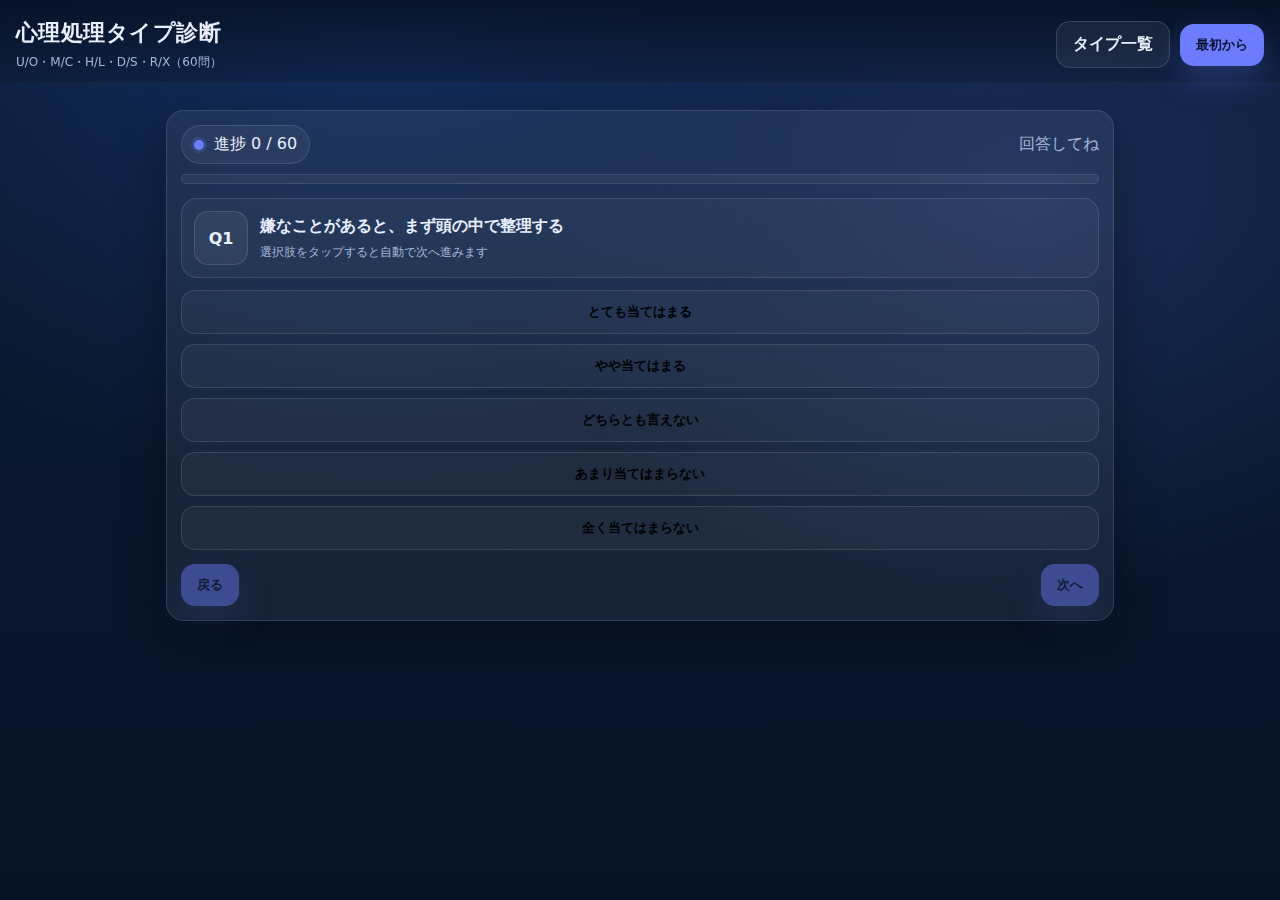
<file: index.html>
<!DOCTYPE html>
<html lang="ja">
<head>
<meta charset="UTF-8" />
<meta name="viewport" content="width=device-width, initial-scale=1.0" />
<title>心理処理タイプ診断</title>

<link rel="stylesheet" href="./css/style.css" />
</head>

<body>
<header class="topbar">
  <div class="topbar__left">
    <h1 class="title">心理処理タイプ診断</h1>
    <p class="subtitle">U/O・M/C・H/L・D/S・R/X（60問）</p>
  </div>

  <div class="topbar__right">
    <a class="btn btn--ghost" href="./pages/characters.html">タイプ一覧</a>
    <button class="btn btn--ghost" id="btnRestart" type="button">最初から</button>
  </div>
</header>

<main class="wrap">

  <div class="card">
    <div class="row row--between row--center">
      <div class="pill">
        <span class="dot"></span>
        <span id="progressText">進捗 0 / 60</span>
      </div>
      <span class="muted" id="statusText">準備中...</span>
    </div>
    <div class="progress"><div class="progress__bar" id="progressBar"></div></div>

    <div class="qbox">
      <div class="qnum" id="qNumber">Q1</div>
      <div>
        <div class="qtitle" id="qText">読み込み中...</div>
        <div class="qhint">選択肢をタップすると自動で次へ進みます</div>
      </div>
    </div>

    <div class="choices" id="choices"></div>

    <div class="actions">
      <button class="btn btn--ghost" id="btnPrev" type="button">戻る</button>
      <button class="btn" id="btnNext" type="button" disabled>次へ</button>
    </div>
  </div>

  <div class="card hidden" id="resultCard">
    <div class="resultHeader">
      <div>
        <div class="resultTitle">あなたのタイプ</div>
        <div class="resultType" id="resultType">----</div>
      </div>
      <div class="resultBadge" id="resultBadge">判定完了</div>
    </div>

    <p class="resultDesc" id="resultDesc">
      タイプの詳細ページで、特徴・強み・注意点・おすすめ行動が見れます。
    </p>

    <div class="actions">
      <a class="btn" id="btnDetail" href="./pages/type.html?t=UMHDR">キャラ詳細（説明）</a>
      <a class="btn btn--ghost" href="./pages/characters.html">タイプ一覧へ</a>
    </div>
  </div>

</main>

<script type="module" src="./js/app.js"></script>
</body>
</html>
</file>
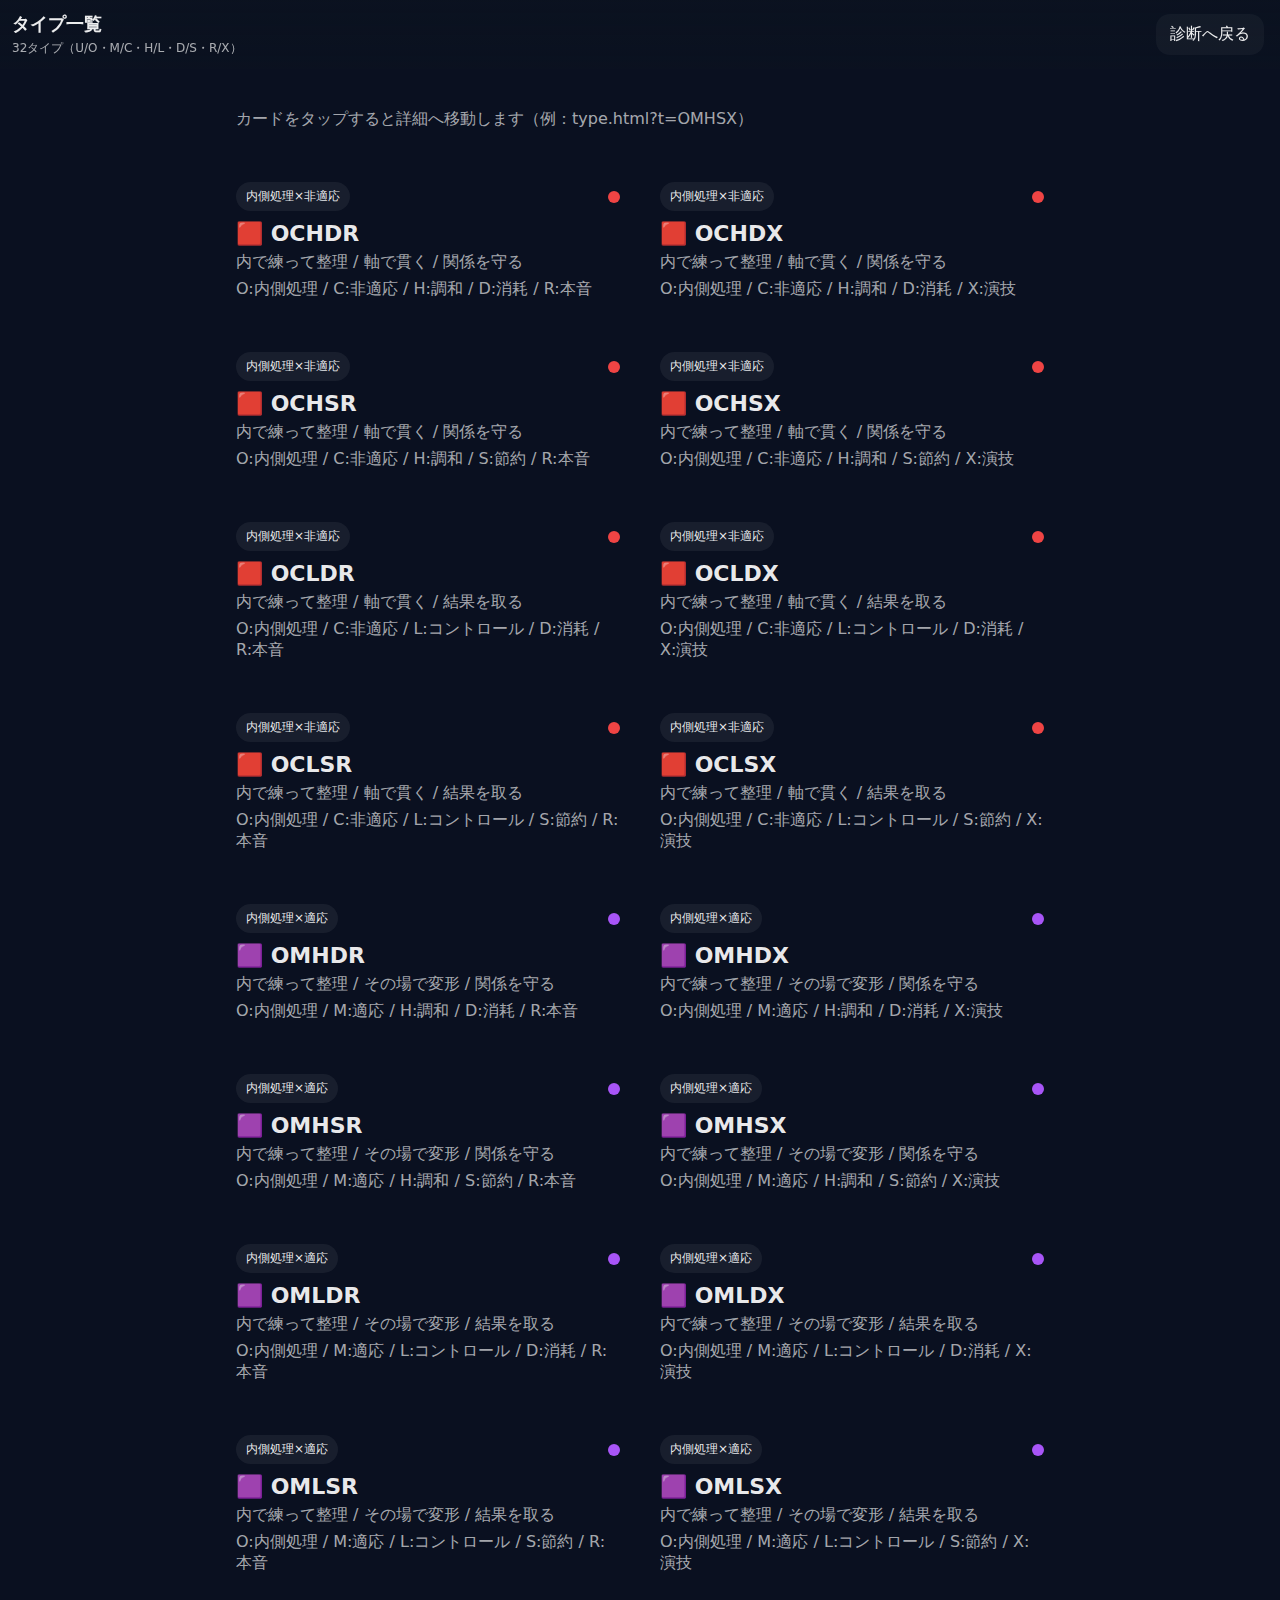
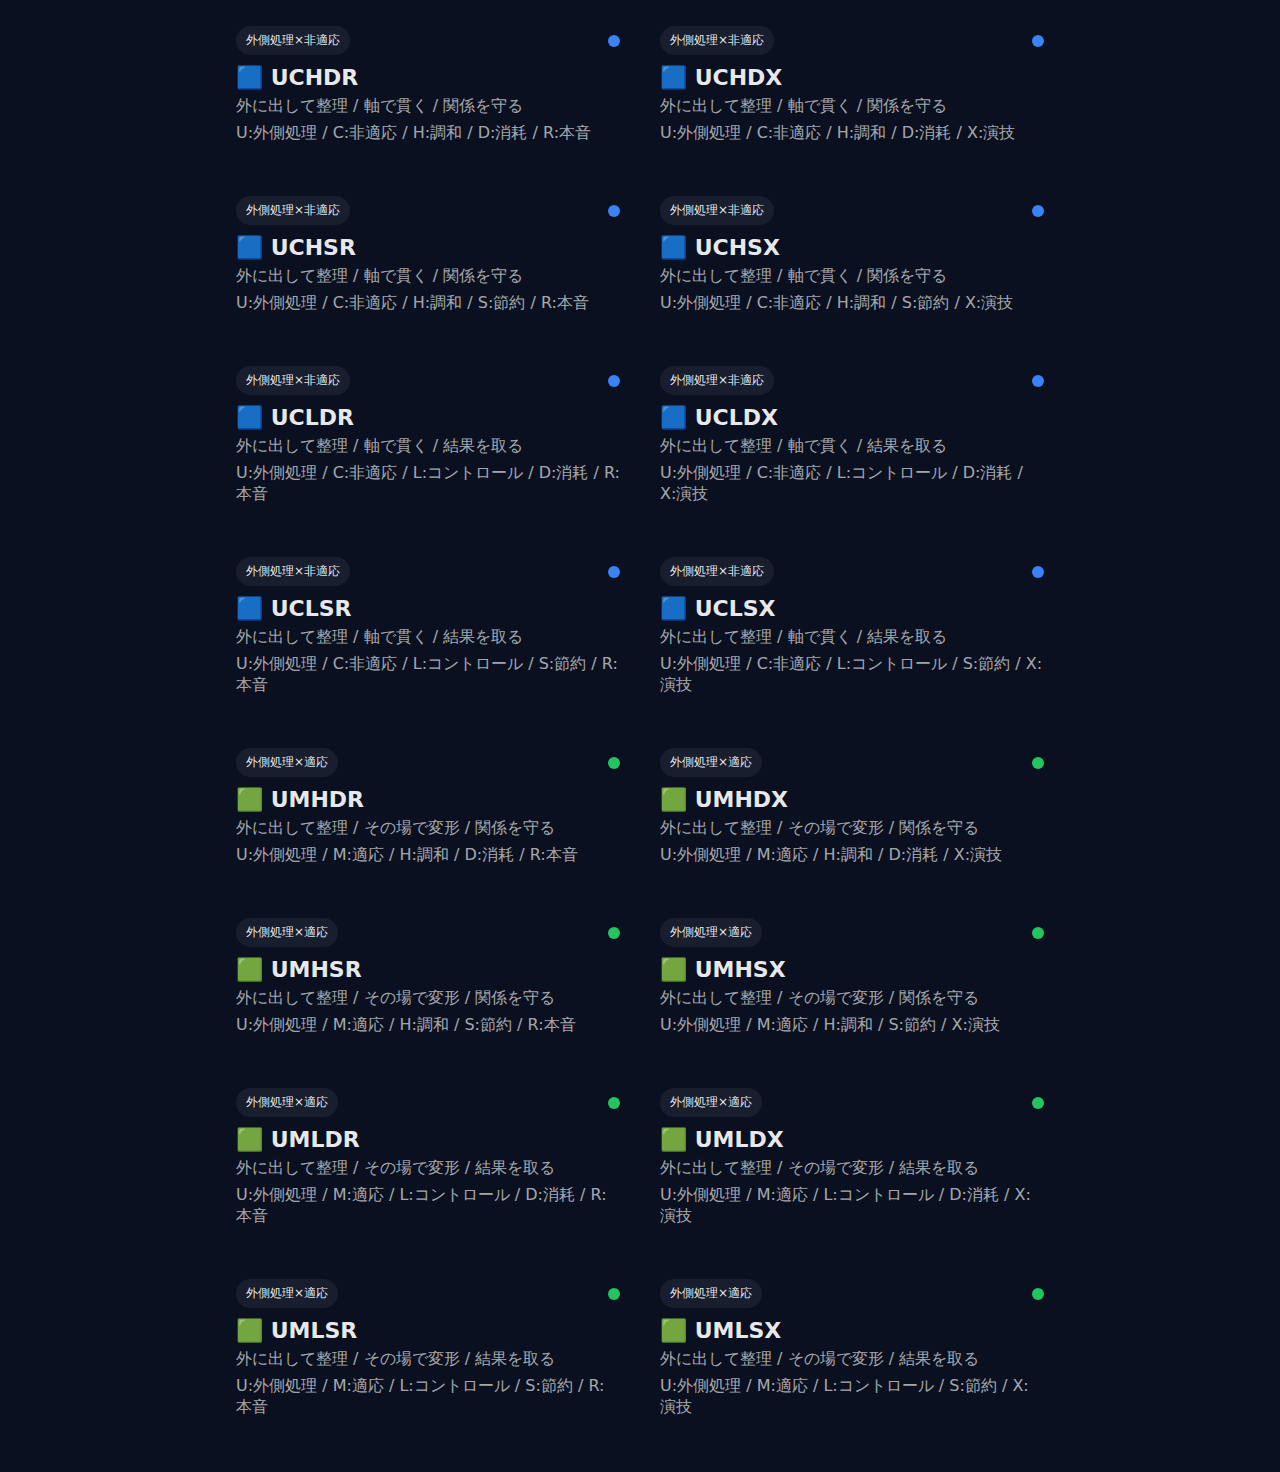
<file: pages/characters.html>
<!doctype html>
<html lang="ja">
<head>
  <meta charset="utf-8" />
  <meta name="viewport" content="width=device-width,initial-scale=1" />
  <title>タイプ一覧</title>

  <link rel="stylesheet" href="../css/reset.css">
  <link rel="stylesheet" href="../css/tokens.css">
  <link rel="stylesheet" href="../css/base.css">
  <link rel="stylesheet" href="../css/components.css">
  <link rel="stylesheet" href="../css/index.css">
</head>

<body>
  <header class="topbar">
    <div class="topbar__left">
      <div class="title">タイプ一覧</div>
      <div class="subtitle">32タイプ（U/O・M/C・H/L・D/S・R/X）</div>
    </div>
    <div class="topbar__right topbar__right--safe">
      <a class="btn btn--ghost" href="../index.html">診断へ戻る</a>
    </div>
  </header>

  <main class="wrap">
    <div class="card">
      <div class="muted">
        カードをタップすると詳細へ移動します（例：type.html?t=OMHSX）
      </div>
    </div>

    <div class="grid" id="grid"></div>
  </main>

<script type="module">
import { allTypes, getTypeInfo } from "../js/characters.js";

const grid = document.getElementById("grid");

/* ===============================
   🔥 グループ別 絵文字＋カラー
   =============================== */
function groupMeta(code) {
  const first = code[0]; // U / O
  const second = code[1]; // M / C

  if (first === "U" && second === "M")
    return { icon: "🟩", color: "#22c55e" };

  if (first === "U" && second === "C")
    return { icon: "🟦", color: "#3b82f6" };

  if (first === "O" && second === "M")
    return { icon: "🟪", color: "#a855f7" };

  if (first === "O" && second === "C")
    return { icon: "🟥", color: "#ef4444" };

  return { icon: "⬜", color: "#888" };
}

function card(typeCode) {
  const info = getTypeInfo(typeCode);
  const meta = groupMeta(typeCode);

  const a = document.createElement("a");
  a.href = `./type.html?t=${encodeURIComponent(typeCode)}`;
  a.className = "card";
  a.style.display = "block";

  /* 上段 */
  const top = document.createElement("div");
  top.style.display = "flex";
  top.style.alignItems = "center";
  top.style.justifyContent = "space-between";
  top.style.gap = "10px";

  const tag = document.createElement("div");
  tag.className = "badge";
  tag.textContent = info?.group?.name ?? "GROUP";

  const dot = document.createElement("div");
  dot.style.width = "12px";
  dot.style.height = "12px";
  dot.style.borderRadius = "999px";
  dot.style.background = meta.color;

  top.appendChild(tag);
  top.appendChild(dot);

  /* 1行目：色＋コード */
  const title = document.createElement("div");
  title.style.fontSize = "22px";
  title.style.fontWeight = "900";
  title.style.marginTop = "10px";
  title.textContent = `${meta.icon} ${typeCode}`;

  /* 2行目：日本語名 */
  const jp = document.createElement("div");
  jp.className = "muted";
  jp.style.marginTop = "6px";
  jp.textContent = info?.label ?? "";

  /* 3行目：軸説明 */
  const sub = document.createElement("div");
  sub.className = "muted";
  sub.style.marginTop = "6px";
  sub.textContent = info?.axesText ?? "";

  a.appendChild(top);
  a.appendChild(title);
  a.appendChild(jp);
  a.appendChild(sub);

  return a;
}

/* グリッド */
grid.style.display = "grid";
grid.style.gridTemplateColumns = "repeat(2, minmax(0, 1fr))";
grid.style.gap = "12px";
grid.style.marginTop = "12px";

for (const t of allTypes) {
  grid.appendChild(card(t));
}
</script>
</body>
</html>
</file>
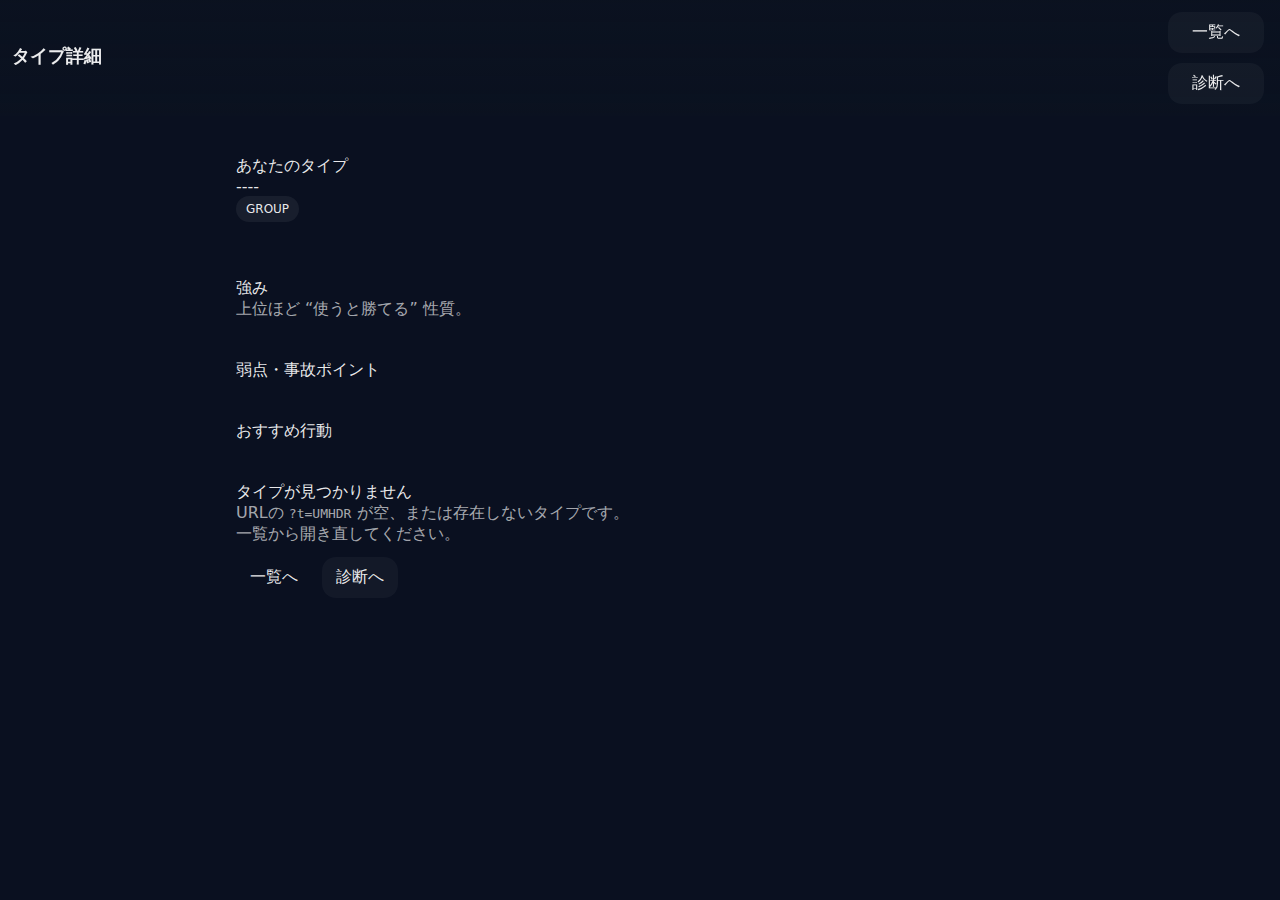
<file: pages/type.html>
<!-- pages/type.html -->
<!doctype html>
<html lang="ja">
<head>
  <meta charset="utf-8" />
  <meta name="viewport" content="width=device-width,initial-scale=1" />
  <title>タイプ詳細</title>

  <link rel="stylesheet" href="../css/reset.css">
  <link rel="stylesheet" href="../css/tokens.css">
  <link rel="stylesheet" href="../css/base.css">
  <link rel="stylesheet" href="../css/components.css">
  <link rel="stylesheet" href="../css/index.css">
</head>

<body>
  <header class="topbar">
    <div class="topbar__left">
      <div class="title" id="pageTitle">タイプ詳細</div>
      <div class="subtitle" id="pageSub"></div>
    </div>

    <div class="topbar__right topbar__right--safe">
      <a class="btn btn--ghost" href="./characters.html">一覧へ</a>
      <a class="btn btn--ghost" href="../index.html">診断へ</a>
    </div>
  </header>

  <main class="wrap">
    <section class="card">
      <div class="resultHeader">
        <div>
          <div class="resultTitle">あなたのタイプ</div>
          <div class="resultType" id="typeCode">----</div>
          <div class="muted" id="typeLabel"></div>
        </div>

        <div class="resultBadgeWrap">
          <div class="badge" id="groupBadge">GROUP</div>
        </div>
      </div>

      <p class="resultDesc" id="desc"></p>
    </section>

    <section class="card">
      <div class="qtitle">強み</div>
      <div class="muted">上位ほど “使うと勝てる” 性質。</div>
      <ul class="list" id="strengths"></ul>
    </section>

    <section class="card">
      <div class="qtitle">弱点・事故ポイント</div>
      <ul class="list" id="cautions"></ul>
    </section>

    <section class="card">
      <div class="qtitle">おすすめ行動</div>
      <ul class="list" id="tips"></ul>
    </section>

    <section class="card" id="notFound" style="display:none;">
      <div class="qtitle">タイプが見つかりません</div>
      <div class="muted">
        URLの <code>?t=UMHDR</code> が空、または存在しないタイプです。<br>
        一覧から開き直してください。
      </div>
      <div style="margin-top:12px; display:flex; gap:10px; flex-wrap:wrap;">
        <a class="btn btn--primary" href="./characters.html">一覧へ</a>
        <a class="btn btn--ghost" href="../index.html">診断へ</a>
      </div>
    </section>
  </main>

  <script type="module">
    import { getTypeInfo } from "../js/characters.js";

    const $ = (id) => document.getElementById(id);

    const params = new URLSearchParams(location.search);
    const t = (params.get("t") || "").toUpperCase().trim();

    // t が無い/短いときは notFound を出す
    if (!t || t.length < 5) {
      $("notFound").style.display = "";
      throw new Error("Missing type param: ?t=");
    }

    const info = getTypeInfo(t);

    // 取得できない場合も notFound
    if (!info || !info.code) {
      $("notFound").style.display = "";
      throw new Error("Unknown type: " + t);
    }

    $("typeCode").textContent = info.code;
    $("pageTitle").textContent = `タイプ詳細：${info.code}`;
    $("pageSub").textContent = info.axesText || "";

    $("typeLabel").textContent = info.shortLabel || "";
    $("desc").textContent = info.description || "";

    // バッジ（色）
    const badge = $("groupBadge");
    badge.textContent = info.group?.name || "GROUP";
    badge.style.borderColor = info.color || "rgba(255,255,255,.25)";
    badge.style.color = "var(--text)";
    badge.style.background = "rgba(255,255,255,.06)";

    const fillList = (ulId, arr) => {
      const ul = $(ulId);
      ul.innerHTML = "";
      (arr || []).forEach((text) => {
        const li = document.createElement("li");
        li.textContent = text;
        ul.appendChild(li);
      });
    };

    fillList("strengths", info.strengths);
    fillList("cautions", info.cautions);
    fillList("tips", info.tips);
  </script>
</body>
</html>
</file>
<file: css/style.css>
:root{
  --bg1:#071428;
  --bg2:#0b1a33;
  --card:rgba(255,255,255,.06);
  --line:rgba(255,255,255,.12);
  --text:#eaf0ff;
  --muted:#a8b7d8;
  --shadow:0 18px 45px rgba(0,0,0,.35);
  --r:18px;
  --accent:#6c7cff;
}

*{box-sizing:border-box}
html,body{height:100%}
body{
  margin:0;
  font-family:-apple-system,BlinkMacSystemFont,"Hiragino Sans","Noto Sans JP",system-ui,Segoe UI,Roboto,Arial,sans-serif;
  color:var(--text);
  background: radial-gradient(1200px 900px at 30% 0%, #142e5f 0%, transparent 55%),
              radial-gradient(900px 700px at 80% 20%, #1a2d58 0%, transparent 60%),
              linear-gradient(180deg, var(--bg2), var(--bg1));
}

a{color:inherit; text-decoration:none}
.hidden{display:none}

.topbar{
  display:flex;
  justify-content:space-between;
  gap:14px;
  padding:18px 16px 10px;
  position:sticky;
  top:0;
  z-index:10;
  backdrop-filter: blur(10px);
  background: linear-gradient(180deg, rgba(6,16,35,.85), rgba(6,16,35,.25));
  border-bottom:1px solid rgba(255,255,255,.06);
}
.title{font-weight:900; font-size:22px; letter-spacing:.02em; margin:0}
.subtitle{color:var(--muted); font-size:12px; margin:6px 0 0}
.topbar__right{display:flex; gap:10px; align-items:center}

.wrap{max-width:980px; margin:0 auto; padding:14px 16px 28px}

.card{
  background:var(--card);
  border:1px solid var(--line);
  border-radius:var(--r);
  box-shadow:var(--shadow);
  padding:14px;
  margin:14px 0;
}

.row{display:flex; gap:10px}
.row--between{justify-content:space-between}
.row--center{align-items:center}
.muted{color:var(--muted)}

.pill{
  display:inline-flex;
  align-items:center;
  gap:10px;
  border:1px solid var(--line);
  border-radius:999px;
  padding:8px 12px;
  background:rgba(255,255,255,.05);
}
.dot{
  width:10px; height:10px;
  border-radius:999px;
  background:var(--accent);
  box-shadow:0 0 0 3px rgba(108,124,255,.18);
}

.progress{
  height:10px;
  border-radius:999px;
  overflow:hidden;
  border:1px solid rgba(255,255,255,.10);
  background:rgba(255,255,255,.05);
  margin:10px 0 14px;
}
.progress__bar{
  height:100%;
  background: linear-gradient(90deg, rgba(108,124,255,.2), rgba(108,124,255,.85));
  width:0%;
  transition: width .28s ease;
}

.qbox{
  display:flex;
  gap:12px;
  align-items:center;
  padding:12px;
  border-radius:16px;
  border:1px solid rgba(255,255,255,.12);
  background:rgba(255,255,255,.04);
}
.qnum{
  min-width:54px;
  height:54px;
  display:grid;
  place-items:center;
  border-radius:14px;
  background:rgba(255,255,255,.06);
  border:1px solid rgba(255,255,255,.12);
  font-weight:900;
}
.qtitle{font-size:16px; font-weight:900; line-height:1.4}
.qhint{font-size:12px; color:var(--muted); margin-top:6px}

.choices{display:grid; gap:10px; margin-top:12px}
.btn, button.btn{
  border:none;
  cursor:pointer;
  border-radius:14px;
  padding:12px 16px;
  font-weight:900;
  color:#0b1230;
  background:var(--accent);
  box-shadow: 0 14px 32px rgba(108,124,255,.25);
}
.btn:active{transform:translateY(1px)}
.btn--ghost{
  color:var(--text);
  background:rgba(255,255,255,.06);
  border:1px solid rgba(255,255,255,.14);
  box-shadow:none;
}
.btn[disabled]{opacity:.45; cursor:not-allowed}
.choice{
  display:flex;
  align-items:center;
  justify-content:center;
  padding:12px 12px;
  border:1px solid rgba(255,255,255,.12);
  border-radius:14px;
  background:rgba(255,255,255,.04);
  font-weight:900;
}
.choice:hover{background:rgba(255,255,255,.06)}
.choice--selected{
  border-color: rgba(108,124,255,.55);
  background: rgba(108,124,255,.12);
}

.actions{
  display:flex;
  justify-content:space-between;
  gap:10px;
  margin-top:14px;
  flex-wrap:wrap;
}

.resultHeader{
  display:flex;
  align-items:flex-end;
  justify-content:space-between;
  gap:10px;
  flex-wrap:wrap;
}
.resultTitle{font-weight:900; color:var(--muted)}
.resultType{font-size:34px; font-weight:1000; letter-spacing:.08em}
.resultBadge{
  font-weight:900;
  padding:8px 12px;
  border-radius:999px;
  border:1px solid rgba(255,255,255,.16);
  background:rgba(255,255,255,.06);
}
.resultDesc{margin-top:10px; color:var(--muted); line-height:1.65}

/* タイプ一覧 */
.grid{
  display:grid;
  grid-template-columns: repeat(2, minmax(0,1fr));
  gap:12px;
}
@media (min-width:780px){
  .grid{grid-template-columns: repeat(4, minmax(0,1fr));}
}
.tile{
  border-radius:16px;
  padding:14px;
  border:1px solid rgba(255,255,255,.12);
  background:rgba(255,255,255,.05);
  display:flex;
  flex-direction:column;
  gap:10px;
}
.tileTop{display:flex; justify-content:space-between; align-items:center; gap:10px}
.tag{
  font-size:12px;
  font-weight:900;
  padding:6px 10px;
  border-radius:999px;
  border:1px solid rgba(255,255,255,.14);
  background:rgba(255,255,255,.06);
}
.colorDot{
  width:12px;height:12px;border-radius:999px;
  background:var(--accent);
  box-shadow:0 0 0 3px rgba(108,124,255,.18);
}
.tileTitle{font-weight:1000; letter-spacing:.06em; font-size:18px}
.tileSub{color:var(--muted); font-size:12px; line-height:1.55}

/* タイプ詳細 */
.hero{
  border-radius:18px;
  border:1px solid rgba(255,255,255,.14);
  background:rgba(255,255,255,.06);
  padding:16px;
}
.heroTop{display:flex; justify-content:space-between; gap:10px; align-items:flex-end; flex-wrap:wrap}
.heroType{font-size:36px; font-weight:1100; letter-spacing:.08em}
.heroName{color:var(--muted); font-weight:900}
.badgeColor{
  display:inline-flex; align-items:center; gap:10px;
  padding:10px 12px;
  border-radius:999px;
  border:1px solid rgba(255,255,255,.16);
  background:rgba(255,255,255,.06);
}
.badgeColor .colorDot{width:14px; height:14px}
.sectionTitle{margin:14px 0 6px; font-weight:1000}
.list{
  margin:0; padding-left:18px;
  color:var(--muted);
  line-height:1.65;
}
.desc{
  margin-top:10px;
  color:var(--muted);
  line-height:1.75;
}
</file>
<file: css/tokens.css>
/* css/tokens.css : デザイン共通トークン */

:root{
  /* spacing */
  --s-2: 6px;
  --s-3: 10px;
  --s-4: 14px;
  --s-5: 18px;
  --s-6: 24px;

  /* radius */
  --r-2: 10px;
  --r-3: 14px;
  --r-4: 18px;

  /* typography */
  --fs-0: 12px;
  --fs-1: 14px;
  --fs-2: 16px;
  --fs-3: 18px;
  --fs-4: 22px;
  --fs-5: 28px;

  /* colors */
  --bg: #0a1020;
  --panel: rgba(255,255,255,.06);
  --panel-2: rgba(255,255,255,.08);
  --border: rgba(255,255,255,.10);
  --text: rgba(255,255,255,.92);
  --muted: rgba(255,255,255,.65);

  --primary: #6a74ff;
  --primary-2: #8aa0ff;

  /* shadows */
  --shadow: 0 10px 30px rgba(0,0,0,.35);
}
</file>
<file: css/base.css>
/* css/base.css */
body{
  background:var(--bg);
  color:var(--text);
  font-family:system-ui,-apple-system,BlinkMacSystemFont,"Segoe UI",Roboto,"Hiragino Sans","Noto Sans JP","Yu Gothic",sans-serif;
}
.wrap{max-width:860px;margin:0 auto;padding:14px 12px 40px}
.hidden{display:none}
.muted{color:var(--muted)}
.row{display:flex;align-items:center;justify-content:space-between;gap:10px}
.row--end{justify-content:flex-end}ound: rgba(255, 255, 255, 0.06);
  backdrop-filter: blur(12px);
  border-radius: 18px;
  padding: 20px;
  border: 1px solid rgba(255, 255, 255, 0.08);
  margin-bottom: 20px;
}
/* ===== Top-right buttons fix (type page) ===== */

/* ヘッダー全体がズレても右上だけ安定させる */
.topbar{
  position: sticky;
  top: 0;
  z-index: 50;
}

/* 右側のボタン群を“縦積み”にして重なり防止 */
.topbar__right,
.topbar_right{
  display: flex;
  flex-direction: column;
  align-items: flex-end;
  gap: 10px;
  flex: 0 0 auto;
}

/* ボタンが勝手に潰れたり折り返して重なるのを防ぐ */
.topbar__right .btn,
.topbar_right .btn{
  white-space: nowrap;
  min-width: 96px;
  text-align: center;
}

/* 画面が狭い時にボタンがはみ出さないように少し小さく */
@media (max-width: 420px){
  .topbar__right .btn,
  .topbar_right .btn{
    min-width: 86px;
    padding: 10px 12px;
    font-size: 14px;
  }
}
</file>
<file: css/components.css>
/* css/components.css */
.topbar{
  position:sticky;top:0;z-index:10;
  background:linear-gradient(180deg,rgba(11,18,32,.98),rgba(11,18,32,.78));
  backdrop-filter: blur(10px);
  border-bottom:1px solid var(--line);
  padding:12px;
  display:flex;align-items:center;justify-content:space-between;gap:10px;
}
.topbar__left .title{font-size:18px;font-weight:800}
.topbar__left .subtitle{font-size:12px;color:var(--muted);margin-top:4px}
.topbar__right{display:flex;gap:10px;flex-wrap:wrap}
.topbar__right--safe{padding-right:4px}

.card{
  background:linear-gradient(180deg,var(--card),var(--card2));
  border:1px solid var(--line);
  border-radius:var(--radius);
  padding:14px;
  margin-top:12px;
}

.btn{
  border:1px solid var(--line);
  border-radius:14px;
  padding:10px 14px;
  background:transparent;
  color:var(--text);
  cursor:pointer;
}
.btn--primary{background:var(--accent);border-color:transparent}
.btn--ghost{background:rgba(255,255,255,.04)}
.badge{
  display:inline-flex;align-items:center;justify-content:center;
  padding:6px 10px;border-radius:999px;
  background:rgba(255,255,255,.06);
  border:1px solid var(--line);
  font-size:12px;color:var(--text);
}

.progress{height:10px;border-radius:999px;background:rgba(255,255,255,.08);overflow:hidden;margin-top:10px}
.progress__bar{height:100%;width:0%;background:linear-gradient(90deg,var(--accent),var(--accent2))}
</file>
<file: css/index.css>
.tile.blue {
  border: 2px solid #4f7cff;
  background: linear-gradient(145deg, #1f2b50, #243a78);
}

.tile.red {
  border: 2px solid #ff5a5a;
  background: linear-gradient(145deg, #4a1f1f, #7a2424);
}

.tile.green {
  border: 2px solid #38d39f;
  background: linear-gradient(145deg, #1f4a3a, #1f7a56);
}

.tile.purple {
  border: 2px solid #a76bff;
  background: linear-gradient(145deg, #2e1f4a, #4a2f7a);
}
</file>
